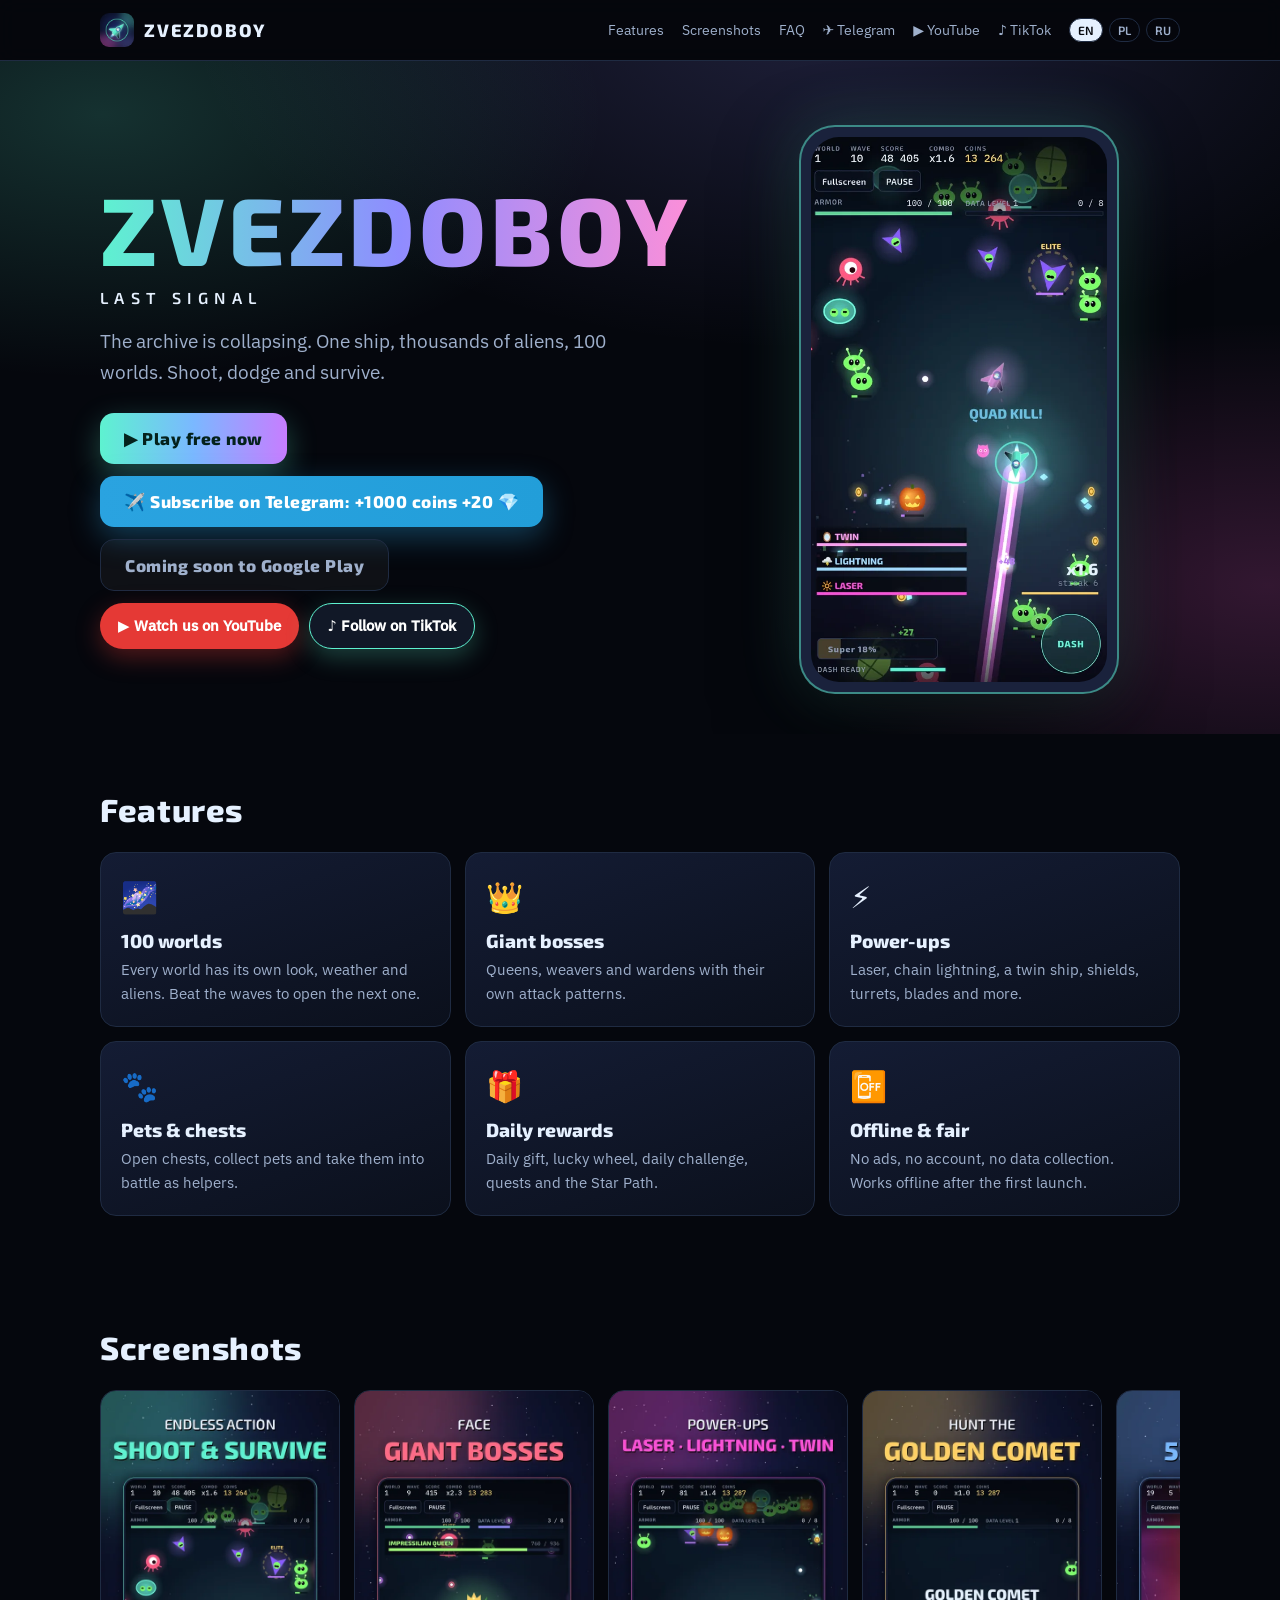
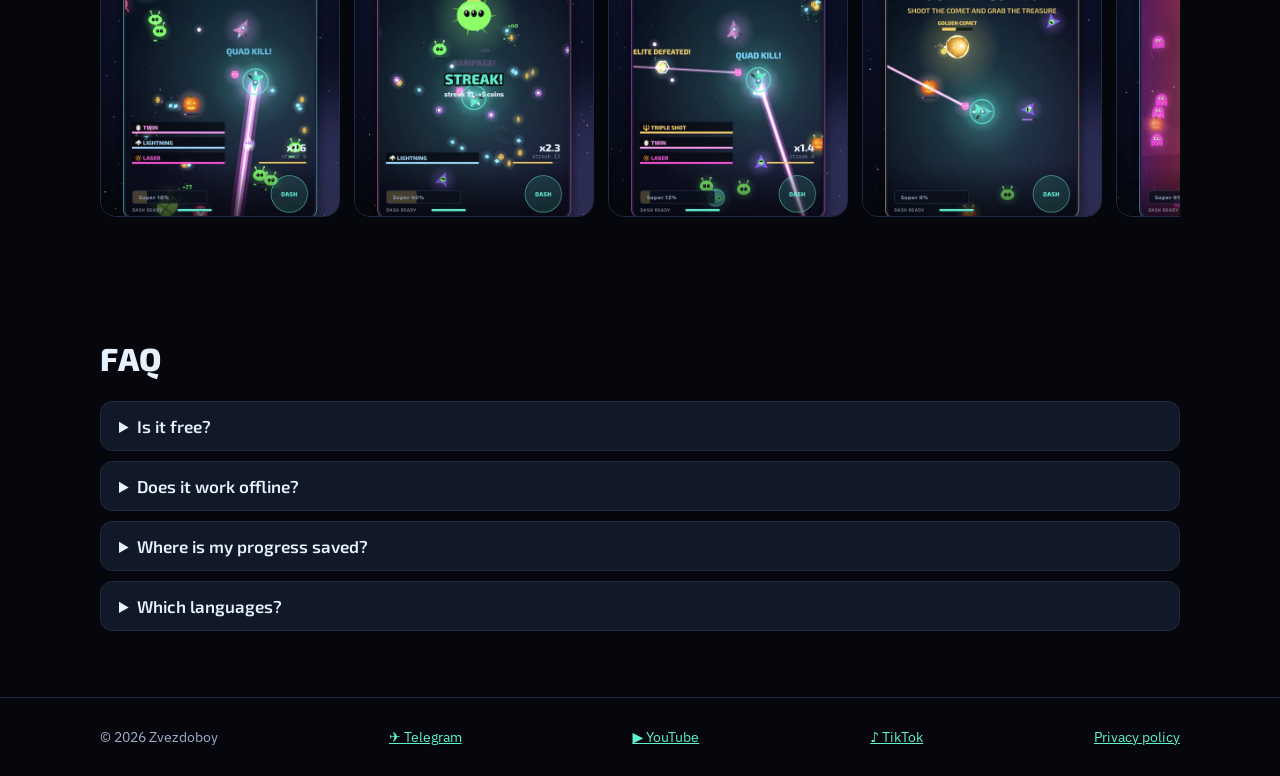
<file: index.html>
<!doctype html>
<html lang="en">
<head>
<meta name="google-site-verification" content="3cIXSSTvfz-IJ8lPEkpw1vNQSDTCMnIDBIcedg6PfIw" />
<meta charset="utf-8"><meta name="viewport" content="width=device-width,initial-scale=1">
<title>Zvezdoboy: Last Signal. Free space shooter</title>
<meta name="description" content="Zvezdoboy is a free neon space shooter: 100 worlds, giant bosses, lasers, lightning, pets and chests. Play in your browser, even offline.">
<link rel="canonical" href="https://zvezdoboy.github.io/"><link rel="alternate" hreflang="en" href="https://zvezdoboy.github.io/"><link rel="alternate" hreflang="pl" href="https://zvezdoboy.github.io/pl/"><link rel="alternate" hreflang="ru" href="https://zvezdoboy.github.io/ru/"><link rel="alternate" hreflang="x-default" href="https://zvezdoboy.github.io/">
<meta name="theme-color" content="#05070d">
<meta property="og:type" content="website"><meta property="og:title" content="Zvezdoboy: Last Signal. Free space shooter"><meta property="og:description" content="Zvezdoboy is a free neon space shooter: 100 worlds, giant bosses, lasers, lightning, pets and chests. Play in your browser, even offline."><meta property="og:image" content="https://zvezdoboy.github.io/img/og-en.jpg"><meta property="og:url" content="https://zvezdoboy.github.io/"><meta name="twitter:card" content="summary_large_image">
<link rel="icon" href="/favicon.ico" sizes="any"><link rel="icon" type="image/png" href="/icons/icon-192.png"><link rel="apple-touch-icon" href="/icons/apple-touch-icon.png"><link rel="manifest" href="/manifest.webmanifest">
<link rel="preload" href="/fonts/exo-2-latin-800-normal.woff2" as="font" type="font/woff2" crossorigin><link rel="stylesheet" href="/fonts/fonts.css">
<style>
:root{--void:#05070d;--panel:#0b101c;--card:#111827;--line:#1f2b42;--text:#e6f1ff;--muted:#9fb0cc;--cyan:#5ef2d0;--violet:#8f8cff;--pink:#ff8fd8;--gold:#ffd166}
*{box-sizing:border-box}html{scroll-behavior:smooth}body{margin:0;background:var(--void);color:var(--text);font:16px/1.6 "IBM Plex Sans",system-ui,sans-serif}
a{color:var(--cyan)}img{max-width:100%;display:block}
.wrap{max-width:1120px;margin:0 auto;padding:0 20px}
header{position:sticky;top:0;z-index:10;background:rgba(5,7,13,.8);backdrop-filter:blur(10px);border-bottom:1px solid var(--line)}
.nav{display:flex;align-items:center;gap:18px;height:60px}.brand{display:flex;align-items:center;gap:10px;font:800 18px "Exo 2",sans-serif;letter-spacing:.1em;color:var(--text);text-decoration:none}
.brand img{width:34px;height:34px;border-radius:9px}.nav nav{display:flex;gap:18px;margin-left:auto}.nav nav a{color:var(--muted);text-decoration:none;font-size:14px}.nav nav a:hover{color:var(--text)}
.langs{display:flex;gap:6px}.langs a{font:600 12px "Exo 2";padding:4px 8px;border:1px solid var(--line);border-radius:999px;color:var(--muted);text-decoration:none}.langs a[aria-current]{background:var(--text);color:var(--void)}
.hero{position:relative;overflow:hidden;padding:64px 0 40px}
.hero:before{content:"";position:absolute;inset:-20%;background:radial-gradient(40% 40% at 20% 20%,rgba(94,242,208,.18),transparent 70%),radial-gradient(40% 40% at 85% 70%,rgba(255,95,210,.18),transparent 70%),radial-gradient(50% 50% at 60% 10%,rgba(143,140,255,.18),transparent 70%)}
.hgrid{position:relative;display:grid;grid-template-columns:1.15fr .85fr;gap:40px;align-items:center}
h1{margin:0;font:800 clamp(48px,8vw,96px)/1.1 "Exo 2",sans-serif;letter-spacing:.04em;background:linear-gradient(90deg,#5ef2d0,#8f8cff,#ff8fd8);-webkit-background-clip:text;background-clip:text;color:transparent;padding-top:.05em}
.sub{font:600 16px "Exo 2";letter-spacing:.4em;margin:8px 0 18px}.lead{font-size:19px;color:var(--muted);max-width:52ch}
.cta{display:flex;gap:12px;flex-wrap:wrap;margin-top:26px}
.btn{display:inline-flex;align-items:center;gap:10px;padding:15px 24px;border-radius:14px;font:800 17px "Exo 2";text-decoration:none;letter-spacing:.03em}
.btn.p{background:linear-gradient(90deg,#5ef2d0,#7ab8ff,#c77dff);color:#04221c;box-shadow:0 10px 30px rgba(94,242,208,.3)}
.btn.tg{background:linear-gradient(90deg,#2aa3e0,#229ed9);color:#fff;box-shadow:0 10px 30px rgba(42,163,224,.35)}.btn.s{border:1px solid var(--line);color:var(--muted);background:rgba(255,255,255,.04)}
.btn.s[aria-disabled=true]{cursor:default}
.phone{justify-self:center;width:min(320px,80vw);aspect-ratio:9/16;border-radius:36px;padding:10px;background:#1a223c;border:2px solid rgba(94,242,208,.5);box-shadow:0 30px 80px rgba(0,0,0,.5),0 0 60px rgba(94,242,208,.2)}
.phone img{width:100%;height:100%;object-fit:cover;border-radius:28px}
section{padding:56px 0}h2{font:800 32px "Exo 2";margin:0 0 24px;letter-spacing:.02em}
.feats{display:grid;grid-template-columns:repeat(3,minmax(0,1fr));gap:14px}
.feat{background:linear-gradient(160deg,#141c34,#0b101c);border:1px solid var(--line);border-radius:16px;padding:20px}
.feat i{font-style:normal;font-size:30px}.feat h3{font:800 19px "Exo 2";margin:8px 0 6px}.feat p{margin:0;color:var(--muted);font-size:15px}
.shots{display:flex;gap:14px;overflow-x:auto;scroll-snap-type:x mandatory;padding-bottom:10px}
.shots img{width:240px;height:auto;aspect-ratio:9/16;object-fit:cover;flex:none;border-radius:16px;scroll-snap-align:start;border:1px solid var(--line)}
details{background:var(--card);border:1px solid var(--line);border-radius:12px;padding:14px 18px;margin-bottom:10px}summary{cursor:pointer;font:600 17px "Exo 2"}details p{color:var(--muted);margin:10px 0 0}
footer{border-top:1px solid var(--line);padding:28px 0;color:var(--muted);font-size:14px}footer .wrap{display:flex;gap:16px;flex-wrap:wrap;justify-content:space-between}
@media (max-width:820px){.hgrid{grid-template-columns:1fr}.feats{grid-template-columns:1fr}.nav nav{display:none}.hero{padding-top:36px}}
.social{display:flex;flex-wrap:wrap;gap:10px;margin-top:12px}.social a{display:inline-flex;align-items:center;gap:8px;padding:10px 18px;border-radius:999px;font-weight:700;font-size:15px;text-decoration:none;color:#fff;min-height:44px;box-sizing:border-box}.social .yt{background:#e53935;box-shadow:0 8px 24px rgba(229,57,53,.35)}.social .tt{background:#111827;border:1px solid #5ef2d0;box-shadow:0 8px 24px rgba(94,242,208,.25)}.social a:hover{filter:brightness(1.1)}</style>
<script type="application/ld+json">{"@context": "https://schema.org", "@type": "VideoGame", "name": "Zvezdoboy", "alternateName": ["Zvezdoboy", "Звездобой", "Zvezdoboy: Last Signal"], "url": "https://zvezdoboy.github.io/", "description": "Zvezdoboy is a free neon space shooter: 100 worlds, giant bosses, lasers, lightning, pets and chests. Play in your browser, even offline.", "genre": ["Shooter", "Arcade"], "gamePlatform": ["Web browser", "Android"], "applicationCategory": "Game", "operatingSystem": "Android, Web", "inLanguage": ["en", "pl", "ru", "ar"], "offers": {"@type": "Offer", "price": "0", "priceCurrency": "USD"}, "image": "https://zvezdoboy.github.io/img/og-en.jpg"}</script>
</head>
<body>
<header><div class="wrap nav"><a class="brand" href="/"><img src="/icons/icon-96.png" alt="" width="34" height="34">ZVEZDOBOY</a>
<nav><a href="#features">Features</a><a href="#shots">Screenshots</a><a href="#faq">FAQ</a><a href="https://t.me/+vVQsNlBADKpkNjZk" target="_blank" rel="noopener">✈️ Telegram</a><a href="https://www.youtube.com/@zvezdoboy" target="_blank" rel="noopener">▶ YouTube</a><a href="https://www.tiktok.com/@zvezdoboy" target="_blank" rel="noopener">♪ TikTok</a></nav><div class="langs" aria-label="Language"><a href="/" aria-current=page lang="en">EN</a><a href="/pl/" lang="pl">PL</a><a href="/ru/" lang="ru">RU</a></div></div></header>
<main>
<div class="hero"><div class="wrap hgrid"><div>
<h1>ZVEZDOBOY</h1><div class="sub">LAST SIGNAL</div><p class="lead">The archive is collapsing. One ship, thousands of aliens, 100 worlds. Shoot, dodge and survive.</p>
<div class="cta"><a class="btn p" href="/play/">▶ Play free now</a><a class="btn tg" href="/play/" onclick="try{localStorage.setItem('na-tg','1')}catch(e){}">✈️ Subscribe on Telegram: +1000 coins +20 💎</a><a class="btn s" id="gpBtn" href="#" aria-disabled="true">Coming soon to Google Play</a></div><div class="social"><a class="yt" href="https://www.youtube.com/@zvezdoboy" target="_blank" rel="noopener">▶ Watch us on YouTube</a><a class="tt" href="https://www.tiktok.com/@zvezdoboy" target="_blank" rel="noopener">♪ Follow on TikTok</a></div>
</div><div class="phone"><img src="/img/hero-en.webp" width="540" height="960" alt="ZVEZDOBOY"></div></div></div>
<section id="features"><div class="wrap"><h2>Features</h2><div class="feats"><div class="feat"><i>🌌</i><h3>100 worlds</h3><p>Every world has its own look, weather and aliens. Beat the waves to open the next one.</p></div><div class="feat"><i>👑</i><h3>Giant bosses</h3><p>Queens, weavers and wardens with their own attack patterns.</p></div><div class="feat"><i>⚡</i><h3>Power-ups</h3><p>Laser, chain lightning, a twin ship, shields, turrets, blades and more.</p></div><div class="feat"><i>🐾</i><h3>Pets & chests</h3><p>Open chests, collect pets and take them into battle as helpers.</p></div><div class="feat"><i>🎁</i><h3>Daily rewards</h3><p>Daily gift, lucky wheel, daily challenge, quests and the Star Path.</p></div><div class="feat"><i>📴</i><h3>Offline & fair</h3><p>No ads, no account, no data collection. Works offline after the first launch.</p></div></div></div></section>
<section id="shots"><div class="wrap"><h2>Screenshots</h2><div class="shots"><img src="/img/en-1.webp" width="540" height="960" loading="lazy" alt="ZVEZDOBOY screenshot 1"><img src="/img/en-2.webp" width="540" height="960" loading="lazy" alt="ZVEZDOBOY screenshot 2"><img src="/img/en-3.webp" width="540" height="960" loading="lazy" alt="ZVEZDOBOY screenshot 3"><img src="/img/en-4.webp" width="540" height="960" loading="lazy" alt="ZVEZDOBOY screenshot 4"><img src="/img/en-5.webp" width="540" height="960" loading="lazy" alt="ZVEZDOBOY screenshot 5"><img src="/img/en-6.webp" width="540" height="960" loading="lazy" alt="ZVEZDOBOY screenshot 6"><img src="/img/en-7.webp" width="540" height="960" loading="lazy" alt="ZVEZDOBOY screenshot 7"><img src="/img/en-8.webp" width="540" height="960" loading="lazy" alt="ZVEZDOBOY screenshot 8"></div></div></section>
<section id="faq"><div class="wrap"><h2>FAQ</h2><details><summary>Is it free?</summary><p>Yes. The game is free and has no ads.</p></details><details><summary>Does it work offline?</summary><p>Yes. After the first launch the game is saved on your device and works without internet.</p></details><details><summary>Where is my progress saved?</summary><p>On your device. In Settings you can create a save code to move progress to another device.</p></details><details><summary>Which languages?</summary><p>English, Polski, Русский and العربية.</p></details></div></section>
</main>
<footer><div class="wrap"><span>© 2026 Zvezdoboy</span><a href="https://t.me/+vVQsNlBADKpkNjZk" target="_blank" rel="noopener">✈️ Telegram</a><a href="https://www.youtube.com/@zvezdoboy" target="_blank" rel="noopener">▶ YouTube</a><a href="https://www.tiktok.com/@zvezdoboy" target="_blank" rel="noopener">♪ TikTok</a><a href="/privacy/#en">Privacy policy</a></div></footer>
<script>/* When the app is live, put its Google Play URL here: */var GP_URL="";if(GP_URL){var b=document.getElementById('gpBtn');b.href=GP_URL;b.removeAttribute('aria-disabled');b.className='btn p';b.textContent='Google Play'}</script>
</body></html>
</file>
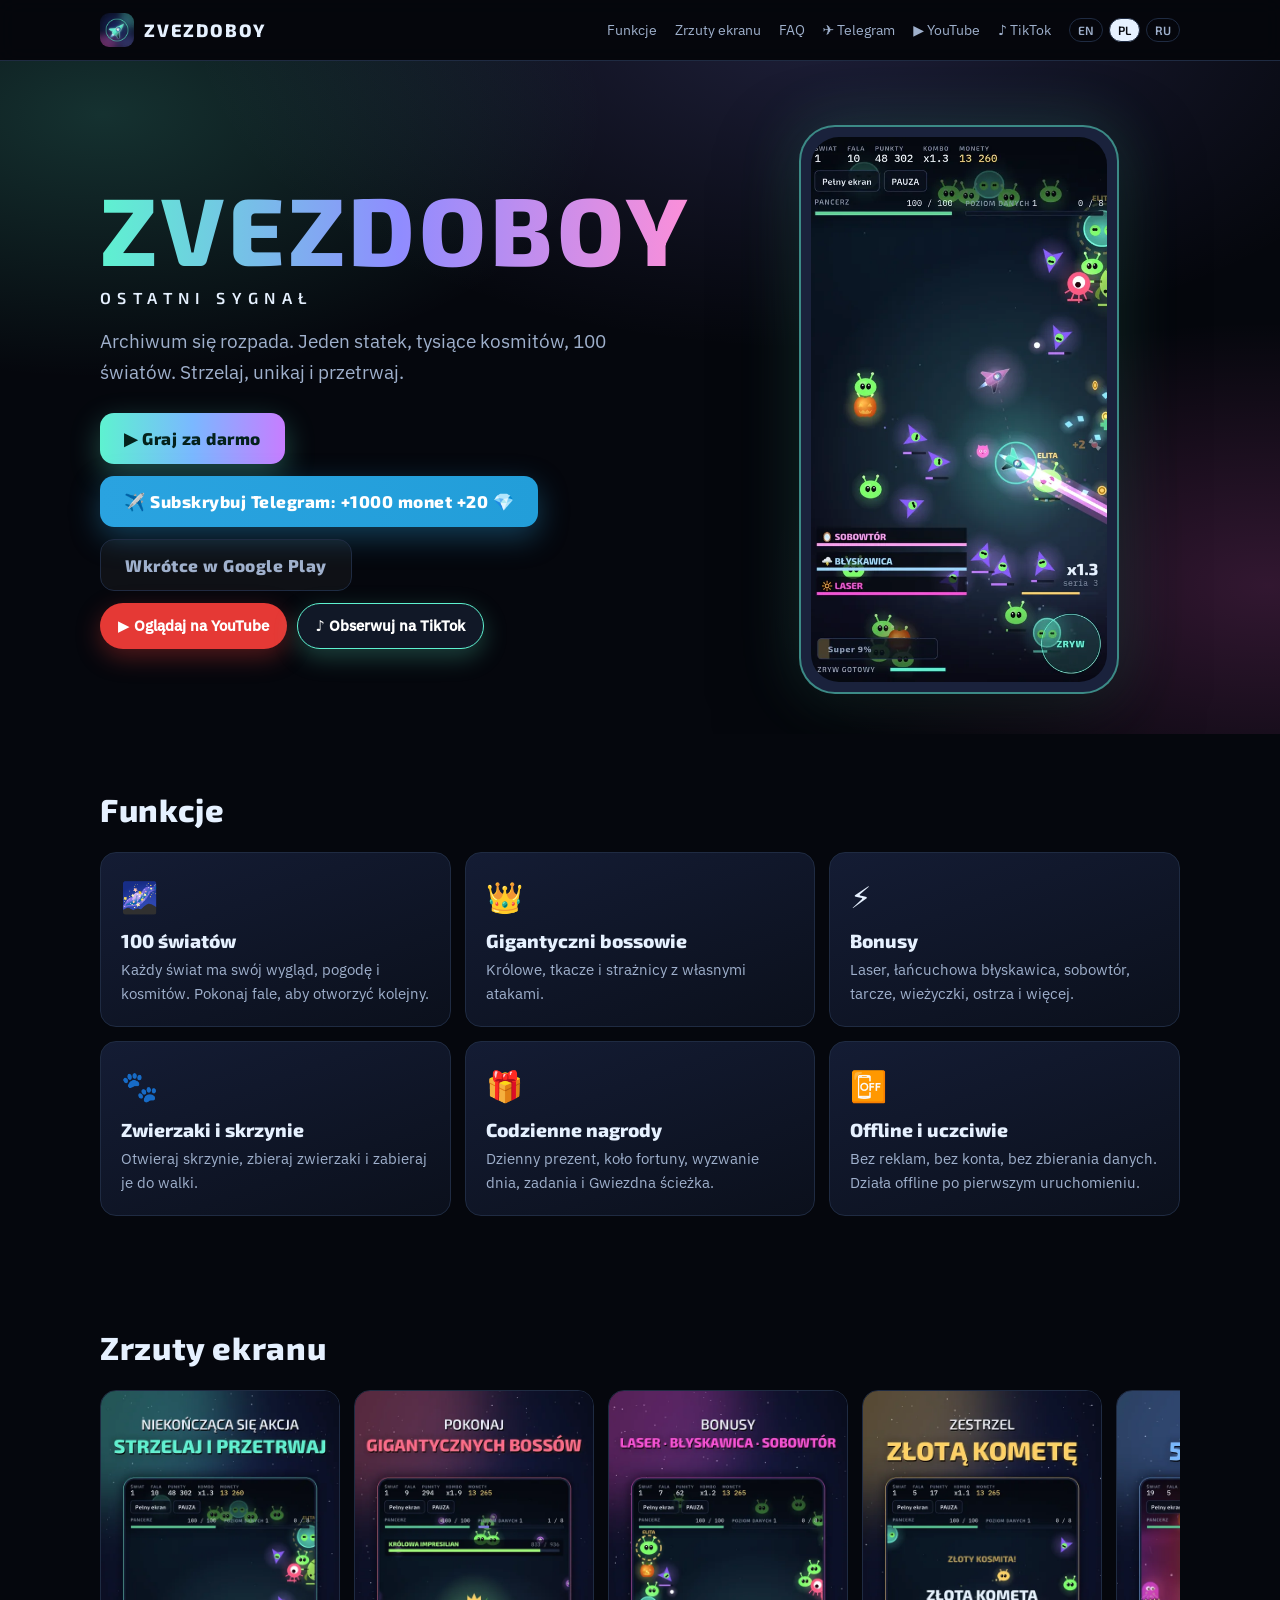
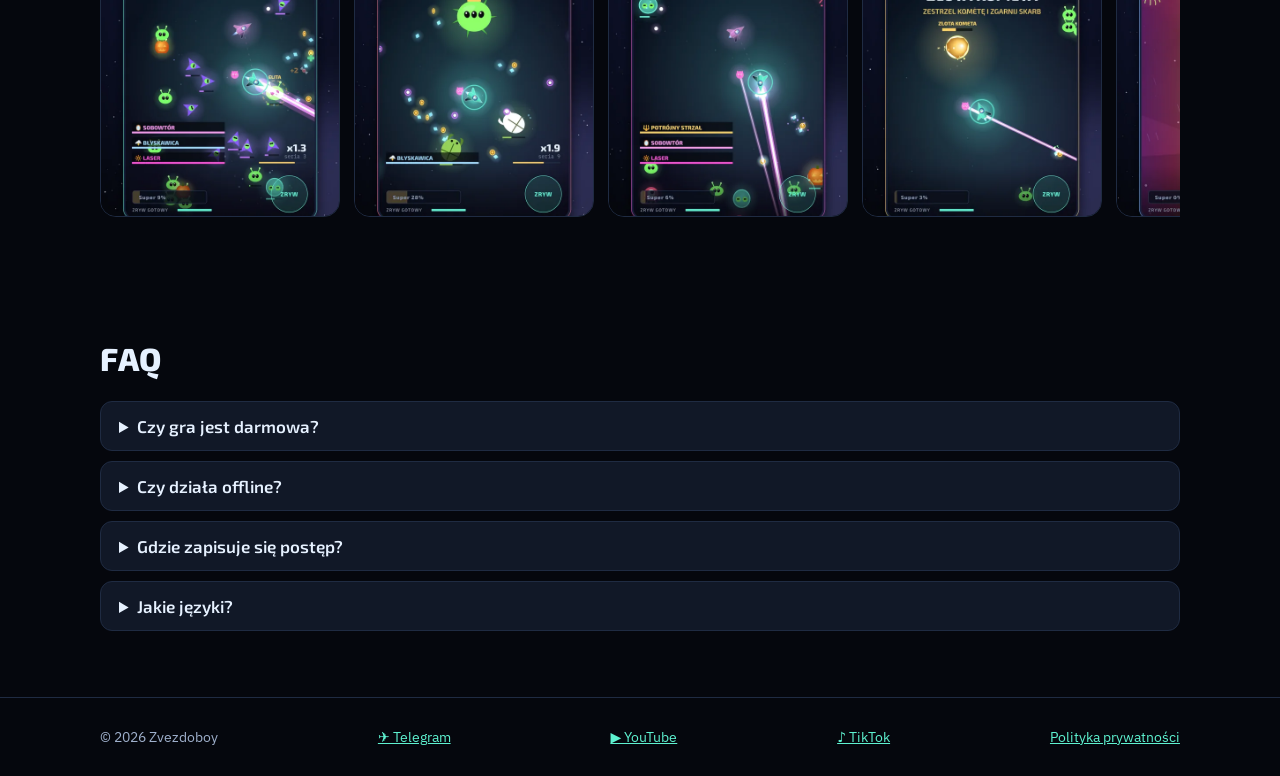
<file: pl/index.html>
<!doctype html>
<html lang="pl">
<head>
<meta name="google-site-verification" content="3cIXSSTvfz-IJ8lPEkpw1vNQSDTCMnIDBIcedg6PfIw" />
<meta charset="utf-8"><meta name="viewport" content="width=device-width,initial-scale=1">
<title>Zvezdoboy: Ostatni Sygnał. Darmowa kosmiczna strzelanka</title>
<meta name="description" content="Zvezdoboy to darmowa neonowa strzelanka kosmiczna: 100 światów, gigantyczni bossowie, lasery, błyskawice, zwierzaki i skrzynie. Graj w przeglądarce, także offline.">
<link rel="canonical" href="https://zvezdoboy.github.io/pl/"><link rel="alternate" hreflang="en" href="https://zvezdoboy.github.io/"><link rel="alternate" hreflang="pl" href="https://zvezdoboy.github.io/pl/"><link rel="alternate" hreflang="ru" href="https://zvezdoboy.github.io/ru/"><link rel="alternate" hreflang="x-default" href="https://zvezdoboy.github.io/">
<meta name="theme-color" content="#05070d">
<meta property="og:type" content="website"><meta property="og:title" content="Zvezdoboy: Ostatni Sygnał. Darmowa kosmiczna strzelanka"><meta property="og:description" content="Zvezdoboy to darmowa neonowa strzelanka kosmiczna: 100 światów, gigantyczni bossowie, lasery, błyskawice, zwierzaki i skrzynie. Graj w przeglądarce, także offline."><meta property="og:image" content="https://zvezdoboy.github.io/img/og-pl.jpg"><meta property="og:url" content="https://zvezdoboy.github.io/pl/"><meta name="twitter:card" content="summary_large_image">
<link rel="icon" href="/favicon.ico" sizes="any"><link rel="icon" type="image/png" href="/icons/icon-192.png"><link rel="apple-touch-icon" href="/icons/apple-touch-icon.png"><link rel="manifest" href="/manifest.webmanifest">
<link rel="preload" href="/fonts/exo-2-latin-800-normal.woff2" as="font" type="font/woff2" crossorigin><link rel="stylesheet" href="/fonts/fonts.css">
<style>
:root{--void:#05070d;--panel:#0b101c;--card:#111827;--line:#1f2b42;--text:#e6f1ff;--muted:#9fb0cc;--cyan:#5ef2d0;--violet:#8f8cff;--pink:#ff8fd8;--gold:#ffd166}
*{box-sizing:border-box}html{scroll-behavior:smooth}body{margin:0;background:var(--void);color:var(--text);font:16px/1.6 "IBM Plex Sans",system-ui,sans-serif}
a{color:var(--cyan)}img{max-width:100%;display:block}
.wrap{max-width:1120px;margin:0 auto;padding:0 20px}
header{position:sticky;top:0;z-index:10;background:rgba(5,7,13,.8);backdrop-filter:blur(10px);border-bottom:1px solid var(--line)}
.nav{display:flex;align-items:center;gap:18px;height:60px}.brand{display:flex;align-items:center;gap:10px;font:800 18px "Exo 2",sans-serif;letter-spacing:.1em;color:var(--text);text-decoration:none}
.brand img{width:34px;height:34px;border-radius:9px}.nav nav{display:flex;gap:18px;margin-left:auto}.nav nav a{color:var(--muted);text-decoration:none;font-size:14px}.nav nav a:hover{color:var(--text)}
.langs{display:flex;gap:6px}.langs a{font:600 12px "Exo 2";padding:4px 8px;border:1px solid var(--line);border-radius:999px;color:var(--muted);text-decoration:none}.langs a[aria-current]{background:var(--text);color:var(--void)}
.hero{position:relative;overflow:hidden;padding:64px 0 40px}
.hero:before{content:"";position:absolute;inset:-20%;background:radial-gradient(40% 40% at 20% 20%,rgba(94,242,208,.18),transparent 70%),radial-gradient(40% 40% at 85% 70%,rgba(255,95,210,.18),transparent 70%),radial-gradient(50% 50% at 60% 10%,rgba(143,140,255,.18),transparent 70%)}
.hgrid{position:relative;display:grid;grid-template-columns:1.15fr .85fr;gap:40px;align-items:center}
h1{margin:0;font:800 clamp(48px,8vw,96px)/1.1 "Exo 2",sans-serif;letter-spacing:.04em;background:linear-gradient(90deg,#5ef2d0,#8f8cff,#ff8fd8);-webkit-background-clip:text;background-clip:text;color:transparent;padding-top:.05em}
.sub{font:600 16px "Exo 2";letter-spacing:.4em;margin:8px 0 18px}.lead{font-size:19px;color:var(--muted);max-width:52ch}
.cta{display:flex;gap:12px;flex-wrap:wrap;margin-top:26px}
.btn{display:inline-flex;align-items:center;gap:10px;padding:15px 24px;border-radius:14px;font:800 17px "Exo 2";text-decoration:none;letter-spacing:.03em}
.btn.p{background:linear-gradient(90deg,#5ef2d0,#7ab8ff,#c77dff);color:#04221c;box-shadow:0 10px 30px rgba(94,242,208,.3)}
.btn.tg{background:linear-gradient(90deg,#2aa3e0,#229ed9);color:#fff;box-shadow:0 10px 30px rgba(42,163,224,.35)}.btn.s{border:1px solid var(--line);color:var(--muted);background:rgba(255,255,255,.04)}
.btn.s[aria-disabled=true]{cursor:default}
.phone{justify-self:center;width:min(320px,80vw);aspect-ratio:9/16;border-radius:36px;padding:10px;background:#1a223c;border:2px solid rgba(94,242,208,.5);box-shadow:0 30px 80px rgba(0,0,0,.5),0 0 60px rgba(94,242,208,.2)}
.phone img{width:100%;height:100%;object-fit:cover;border-radius:28px}
section{padding:56px 0}h2{font:800 32px "Exo 2";margin:0 0 24px;letter-spacing:.02em}
.feats{display:grid;grid-template-columns:repeat(3,minmax(0,1fr));gap:14px}
.feat{background:linear-gradient(160deg,#141c34,#0b101c);border:1px solid var(--line);border-radius:16px;padding:20px}
.feat i{font-style:normal;font-size:30px}.feat h3{font:800 19px "Exo 2";margin:8px 0 6px}.feat p{margin:0;color:var(--muted);font-size:15px}
.shots{display:flex;gap:14px;overflow-x:auto;scroll-snap-type:x mandatory;padding-bottom:10px}
.shots img{width:240px;height:auto;aspect-ratio:9/16;object-fit:cover;flex:none;border-radius:16px;scroll-snap-align:start;border:1px solid var(--line)}
details{background:var(--card);border:1px solid var(--line);border-radius:12px;padding:14px 18px;margin-bottom:10px}summary{cursor:pointer;font:600 17px "Exo 2"}details p{color:var(--muted);margin:10px 0 0}
footer{border-top:1px solid var(--line);padding:28px 0;color:var(--muted);font-size:14px}footer .wrap{display:flex;gap:16px;flex-wrap:wrap;justify-content:space-between}
@media (max-width:820px){.hgrid{grid-template-columns:1fr}.feats{grid-template-columns:1fr}.nav nav{display:none}.hero{padding-top:36px}}
.social{display:flex;flex-wrap:wrap;gap:10px;margin-top:12px}.social a{display:inline-flex;align-items:center;gap:8px;padding:10px 18px;border-radius:999px;font-weight:700;font-size:15px;text-decoration:none;color:#fff;min-height:44px;box-sizing:border-box}.social .yt{background:#e53935;box-shadow:0 8px 24px rgba(229,57,53,.35)}.social .tt{background:#111827;border:1px solid #5ef2d0;box-shadow:0 8px 24px rgba(94,242,208,.25)}.social a:hover{filter:brightness(1.1)}</style>
<script type="application/ld+json">{"@context": "https://schema.org", "@type": "VideoGame", "name": "Zvezdoboy", "alternateName": ["Zvezdoboy", "Звездобой", "Zvezdoboy: Last Signal"], "url": "https://zvezdoboy.github.io/pl/", "description": "Zvezdoboy to darmowa neonowa strzelanka kosmiczna: 100 światów, gigantyczni bossowie, lasery, błyskawice, zwierzaki i skrzynie. Graj w przeglądarce, także offline.", "genre": ["Shooter", "Arcade"], "gamePlatform": ["Web browser", "Android"], "applicationCategory": "Game", "operatingSystem": "Android, Web", "inLanguage": ["en", "pl", "ru", "ar"], "offers": {"@type": "Offer", "price": "0", "priceCurrency": "USD"}, "image": "https://zvezdoboy.github.io/img/og-pl.jpg"}</script>
</head>
<body>
<header><div class="wrap nav"><a class="brand" href="/pl/"><img src="/icons/icon-96.png" alt="" width="34" height="34">ZVEZDOBOY</a>
<nav><a href="#features">Funkcje</a><a href="#shots">Zrzuty ekranu</a><a href="#faq">FAQ</a><a href="https://t.me/+vVQsNlBADKpkNjZk" target="_blank" rel="noopener">✈️ Telegram</a><a href="https://www.youtube.com/@zvezdoboy" target="_blank" rel="noopener">▶ YouTube</a><a href="https://www.tiktok.com/@zvezdoboy" target="_blank" rel="noopener">♪ TikTok</a></nav><div class="langs" aria-label="Język"><a href="/" lang="en">EN</a><a href="/pl/" aria-current=page lang="pl">PL</a><a href="/ru/" lang="ru">RU</a></div></div></header>
<main>
<div class="hero"><div class="wrap hgrid"><div>
<h1>ZVEZDOBOY</h1><div class="sub">OSTATNI SYGNAŁ</div><p class="lead">Archiwum się rozpada. Jeden statek, tysiące kosmitów, 100 światów. Strzelaj, unikaj i przetrwaj.</p>
<div class="cta"><a class="btn p" href="/play/">▶ Graj za darmo</a><a class="btn tg" href="/play/" onclick="try{localStorage.setItem('na-tg','1')}catch(e){}">✈️ Subskrybuj Telegram: +1000 monet +20 💎</a><a class="btn s" id="gpBtn" href="#" aria-disabled="true">Wkrótce w Google Play</a></div><div class="social"><a class="yt" href="https://www.youtube.com/@zvezdoboy" target="_blank" rel="noopener">▶ Oglądaj na YouTube</a><a class="tt" href="https://www.tiktok.com/@zvezdoboy" target="_blank" rel="noopener">♪ Obserwuj na TikTok</a></div>
</div><div class="phone"><img src="/img/hero-pl.webp" width="540" height="960" alt="ZVEZDOBOY"></div></div></div>
<section id="features"><div class="wrap"><h2>Funkcje</h2><div class="feats"><div class="feat"><i>🌌</i><h3>100 światów</h3><p>Każdy świat ma swój wygląd, pogodę i kosmitów. Pokonaj fale, aby otworzyć kolejny.</p></div><div class="feat"><i>👑</i><h3>Gigantyczni bossowie</h3><p>Królowe, tkacze i strażnicy z własnymi atakami.</p></div><div class="feat"><i>⚡</i><h3>Bonusy</h3><p>Laser, łańcuchowa błyskawica, sobowtór, tarcze, wieżyczki, ostrza i więcej.</p></div><div class="feat"><i>🐾</i><h3>Zwierzaki i skrzynie</h3><p>Otwieraj skrzynie, zbieraj zwierzaki i zabieraj je do walki.</p></div><div class="feat"><i>🎁</i><h3>Codzienne nagrody</h3><p>Dzienny prezent, koło fortuny, wyzwanie dnia, zadania i Gwiezdna ścieżka.</p></div><div class="feat"><i>📴</i><h3>Offline i uczciwie</h3><p>Bez reklam, bez konta, bez zbierania danych. Działa offline po pierwszym uruchomieniu.</p></div></div></div></section>
<section id="shots"><div class="wrap"><h2>Zrzuty ekranu</h2><div class="shots"><img src="/img/pl-1.webp" width="540" height="960" loading="lazy" alt="ZVEZDOBOY screenshot 1"><img src="/img/pl-2.webp" width="540" height="960" loading="lazy" alt="ZVEZDOBOY screenshot 2"><img src="/img/pl-3.webp" width="540" height="960" loading="lazy" alt="ZVEZDOBOY screenshot 3"><img src="/img/pl-4.webp" width="540" height="960" loading="lazy" alt="ZVEZDOBOY screenshot 4"><img src="/img/pl-5.webp" width="540" height="960" loading="lazy" alt="ZVEZDOBOY screenshot 5"><img src="/img/pl-6.webp" width="540" height="960" loading="lazy" alt="ZVEZDOBOY screenshot 6"><img src="/img/pl-7.webp" width="540" height="960" loading="lazy" alt="ZVEZDOBOY screenshot 7"><img src="/img/pl-8.webp" width="540" height="960" loading="lazy" alt="ZVEZDOBOY screenshot 8"></div></div></section>
<section id="faq"><div class="wrap"><h2>FAQ</h2><details><summary>Czy gra jest darmowa?</summary><p>Tak. Gra jest darmowa i nie ma reklam.</p></details><details><summary>Czy działa offline?</summary><p>Tak. Po pierwszym uruchomieniu gra zapisuje się na urządzeniu i działa bez internetu.</p></details><details><summary>Gdzie zapisuje się postęp?</summary><p>Na Twoim urządzeniu. W Ustawieniach możesz utworzyć kod zapisu, aby przenieść postęp na inne urządzenie.</p></details><details><summary>Jakie języki?</summary><p>English, Polski, Русский i العربية.</p></details></div></section>
</main>
<footer><div class="wrap"><span>© 2026 Zvezdoboy</span><a href="https://t.me/+vVQsNlBADKpkNjZk" target="_blank" rel="noopener">✈️ Telegram</a><a href="https://www.youtube.com/@zvezdoboy" target="_blank" rel="noopener">▶ YouTube</a><a href="https://www.tiktok.com/@zvezdoboy" target="_blank" rel="noopener">♪ TikTok</a><a href="/privacy/#pl">Polityka prywatności</a></div></footer>
<script>/* When the app is live, put its Google Play URL here: */var GP_URL="";if(GP_URL){var b=document.getElementById('gpBtn');b.href=GP_URL;b.removeAttribute('aria-disabled');b.className='btn p';b.textContent='Google Play'}</script>
</body></html>
</file>
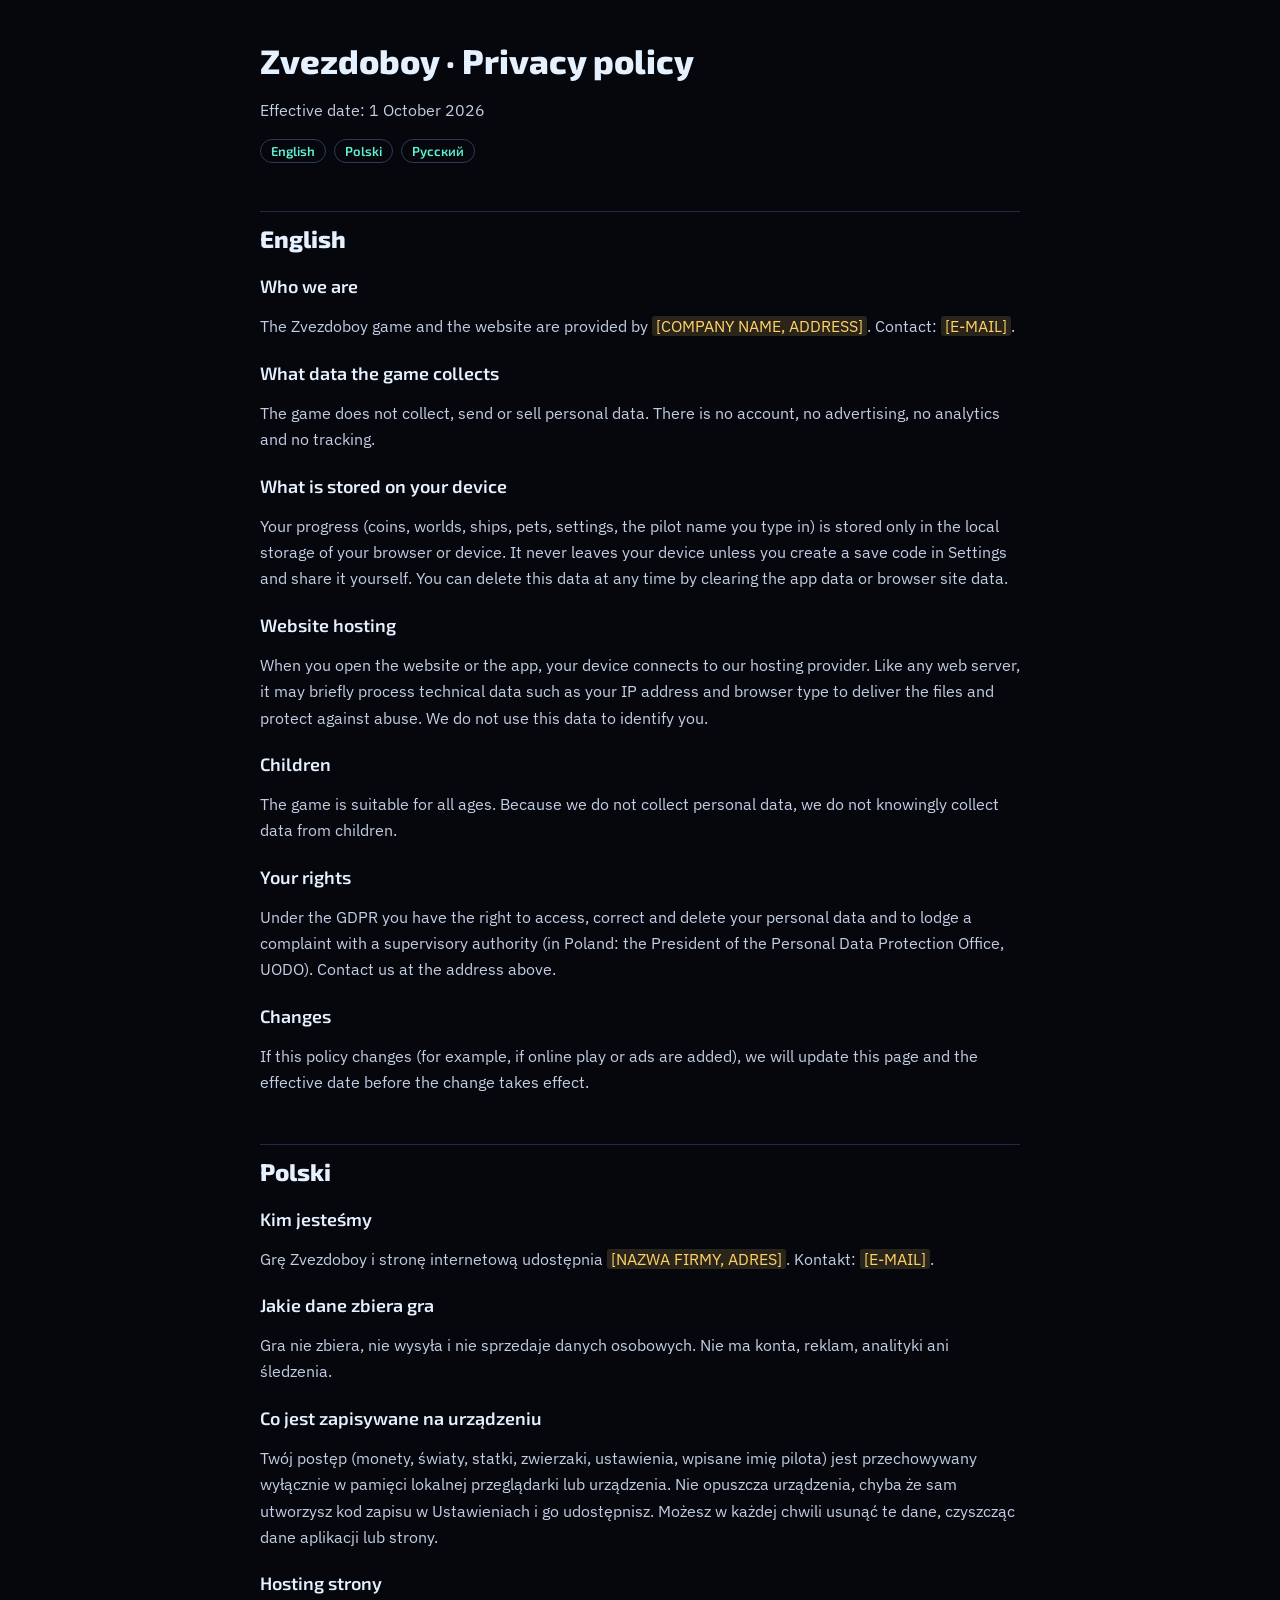
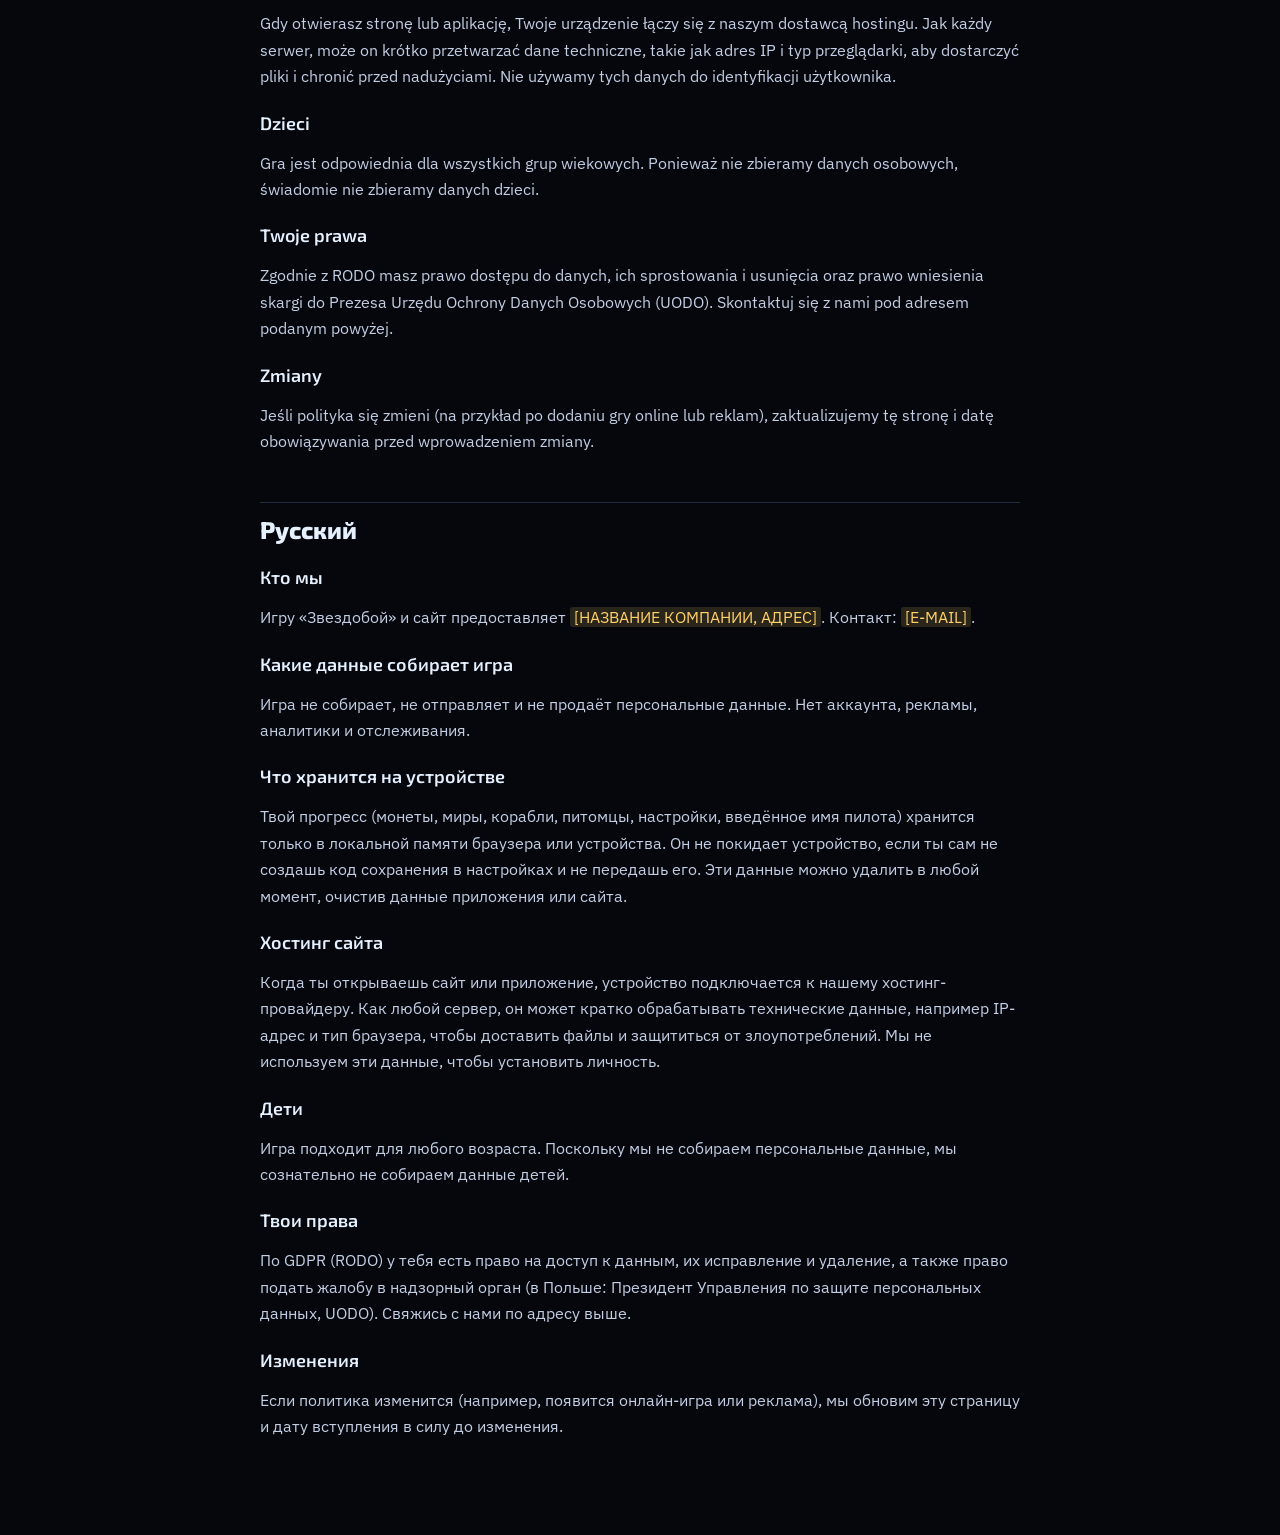
<file: privacy/index.html>
<!doctype html>
<html lang="en">
<head>
<meta charset="utf-8"><meta name="viewport" content="width=device-width,initial-scale=1">
<title>Privacy policy · Zvezdoboy</title>
<meta name="description" content="Privacy policy of the Zvezdoboy game and website.">
<link rel="icon" href="/favicon.ico" sizes="any"><link rel="stylesheet" href="/fonts/fonts.css">
<style>
body{margin:0;background:#05070d;color:#e6f1ff;font:16px/1.65 "IBM Plex Sans",system-ui,sans-serif}
main{max-width:760px;margin:0 auto;padding:40px 20px 80px}a{color:#5ef2d0}
h1{font:800 34px "Exo 2",sans-serif;margin:0 0 6px}h2{font:800 24px "Exo 2";margin:48px 0 8px;padding-top:12px;border-top:1px solid #1f2b42}h3{font:600 18px "Exo 2";margin:22px 0 4px}
p,li{color:#c3cee3}.langs{display:flex;gap:8px;margin:14px 0 0}.langs a{border:1px solid #2c3b58;border-radius:999px;padding:3px 10px;text-decoration:none;font:600 13px "Exo 2"}
.fill{background:rgba(255,209,102,.15);color:#ffd166;padding:0 4px;border-radius:3px}
</style>
</head>
<body><main>
<h1>Zvezdoboy · Privacy policy</h1>
<p>Effective date: 1 October 2026</p>
<div class="langs"><a href="#en">English</a><a href="#pl">Polski</a><a href="#ru">Русский</a></div>

<h2 id="en">English</h2>
<h3>Who we are</h3>
<p>The Zvezdoboy game and the website are provided by <span class="fill">[COMPANY NAME, ADDRESS]</span>. Contact: <span class="fill">[E-MAIL]</span>.</p>
<h3>What data the game collects</h3>
<p>The game does not collect, send or sell personal data. There is no account, no advertising, no analytics and no tracking.</p>
<h3>What is stored on your device</h3>
<p>Your progress (coins, worlds, ships, pets, settings, the pilot name you type in) is stored only in the local storage of your browser or device. It never leaves your device unless you create a save code in Settings and share it yourself. You can delete this data at any time by clearing the app data or browser site data.</p>
<h3>Website hosting</h3>
<p>When you open the website or the app, your device connects to our hosting provider. Like any web server, it may briefly process technical data such as your IP address and browser type to deliver the files and protect against abuse. We do not use this data to identify you.</p>
<h3>Children</h3>
<p>The game is suitable for all ages. Because we do not collect personal data, we do not knowingly collect data from children.</p>
<h3>Your rights</h3>
<p>Under the GDPR you have the right to access, correct and delete your personal data and to lodge a complaint with a supervisory authority (in Poland: the President of the Personal Data Protection Office, UODO). Contact us at the address above.</p>
<h3>Changes</h3>
<p>If this policy changes (for example, if online play or ads are added), we will update this page and the effective date before the change takes effect.</p>

<h2 id="pl">Polski</h2>
<h3>Kim jesteśmy</h3>
<p>Grę Zvezdoboy i stronę internetową udostępnia <span class="fill">[NAZWA FIRMY, ADRES]</span>. Kontakt: <span class="fill">[E-MAIL]</span>.</p>
<h3>Jakie dane zbiera gra</h3>
<p>Gra nie zbiera, nie wysyła i nie sprzedaje danych osobowych. Nie ma konta, reklam, analityki ani śledzenia.</p>
<h3>Co jest zapisywane na urządzeniu</h3>
<p>Twój postęp (monety, światy, statki, zwierzaki, ustawienia, wpisane imię pilota) jest przechowywany wyłącznie w pamięci lokalnej przeglądarki lub urządzenia. Nie opuszcza urządzenia, chyba że sam utworzysz kod zapisu w Ustawieniach i go udostępnisz. Możesz w każdej chwili usunąć te dane, czyszcząc dane aplikacji lub strony.</p>
<h3>Hosting strony</h3>
<p>Gdy otwierasz stronę lub aplikację, Twoje urządzenie łączy się z naszym dostawcą hostingu. Jak każdy serwer, może on krótko przetwarzać dane techniczne, takie jak adres IP i typ przeglądarki, aby dostarczyć pliki i chronić przed nadużyciami. Nie używamy tych danych do identyfikacji użytkownika.</p>
<h3>Dzieci</h3>
<p>Gra jest odpowiednia dla wszystkich grup wiekowych. Ponieważ nie zbieramy danych osobowych, świadomie nie zbieramy danych dzieci.</p>
<h3>Twoje prawa</h3>
<p>Zgodnie z RODO masz prawo dostępu do danych, ich sprostowania i usunięcia oraz prawo wniesienia skargi do Prezesa Urzędu Ochrony Danych Osobowych (UODO). Skontaktuj się z nami pod adresem podanym powyżej.</p>
<h3>Zmiany</h3>
<p>Jeśli polityka się zmieni (na przykład po dodaniu gry online lub reklam), zaktualizujemy tę stronę i datę obowiązywania przed wprowadzeniem zmiany.</p>

<h2 id="ru">Русский</h2>
<h3>Кто мы</h3>
<p>Игру «Звездобой» и сайт предоставляет <span class="fill">[НАЗВАНИЕ КОМПАНИИ, АДРЕС]</span>. Контакт: <span class="fill">[E-MAIL]</span>.</p>
<h3>Какие данные собирает игра</h3>
<p>Игра не собирает, не отправляет и не продаёт персональные данные. Нет аккаунта, рекламы, аналитики и отслеживания.</p>
<h3>Что хранится на устройстве</h3>
<p>Твой прогресс (монеты, миры, корабли, питомцы, настройки, введённое имя пилота) хранится только в локальной памяти браузера или устройства. Он не покидает устройство, если ты сам не создашь код сохранения в настройках и не передашь его. Эти данные можно удалить в любой момент, очистив данные приложения или сайта.</p>
<h3>Хостинг сайта</h3>
<p>Когда ты открываешь сайт или приложение, устройство подключается к нашему хостинг-провайдеру. Как любой сервер, он может кратко обрабатывать технические данные, например IP-адрес и тип браузера, чтобы доставить файлы и защититься от злоупотреблений. Мы не используем эти данные, чтобы установить личность.</p>
<h3>Дети</h3>
<p>Игра подходит для любого возраста. Поскольку мы не собираем персональные данные, мы сознательно не собираем данные детей.</p>
<h3>Твои права</h3>
<p>По GDPR (RODO) у тебя есть право на доступ к данным, их исправление и удаление, а также право подать жалобу в надзорный орган (в Польше: Президент Управления по защите персональных данных, UODO). Свяжись с нами по адресу выше.</p>
<h3>Изменения</h3>
<p>Если политика изменится (например, появится онлайн-игра или реклама), мы обновим эту страницу и дату вступления в силу до изменения.</p>
</main></body></html>
</file>
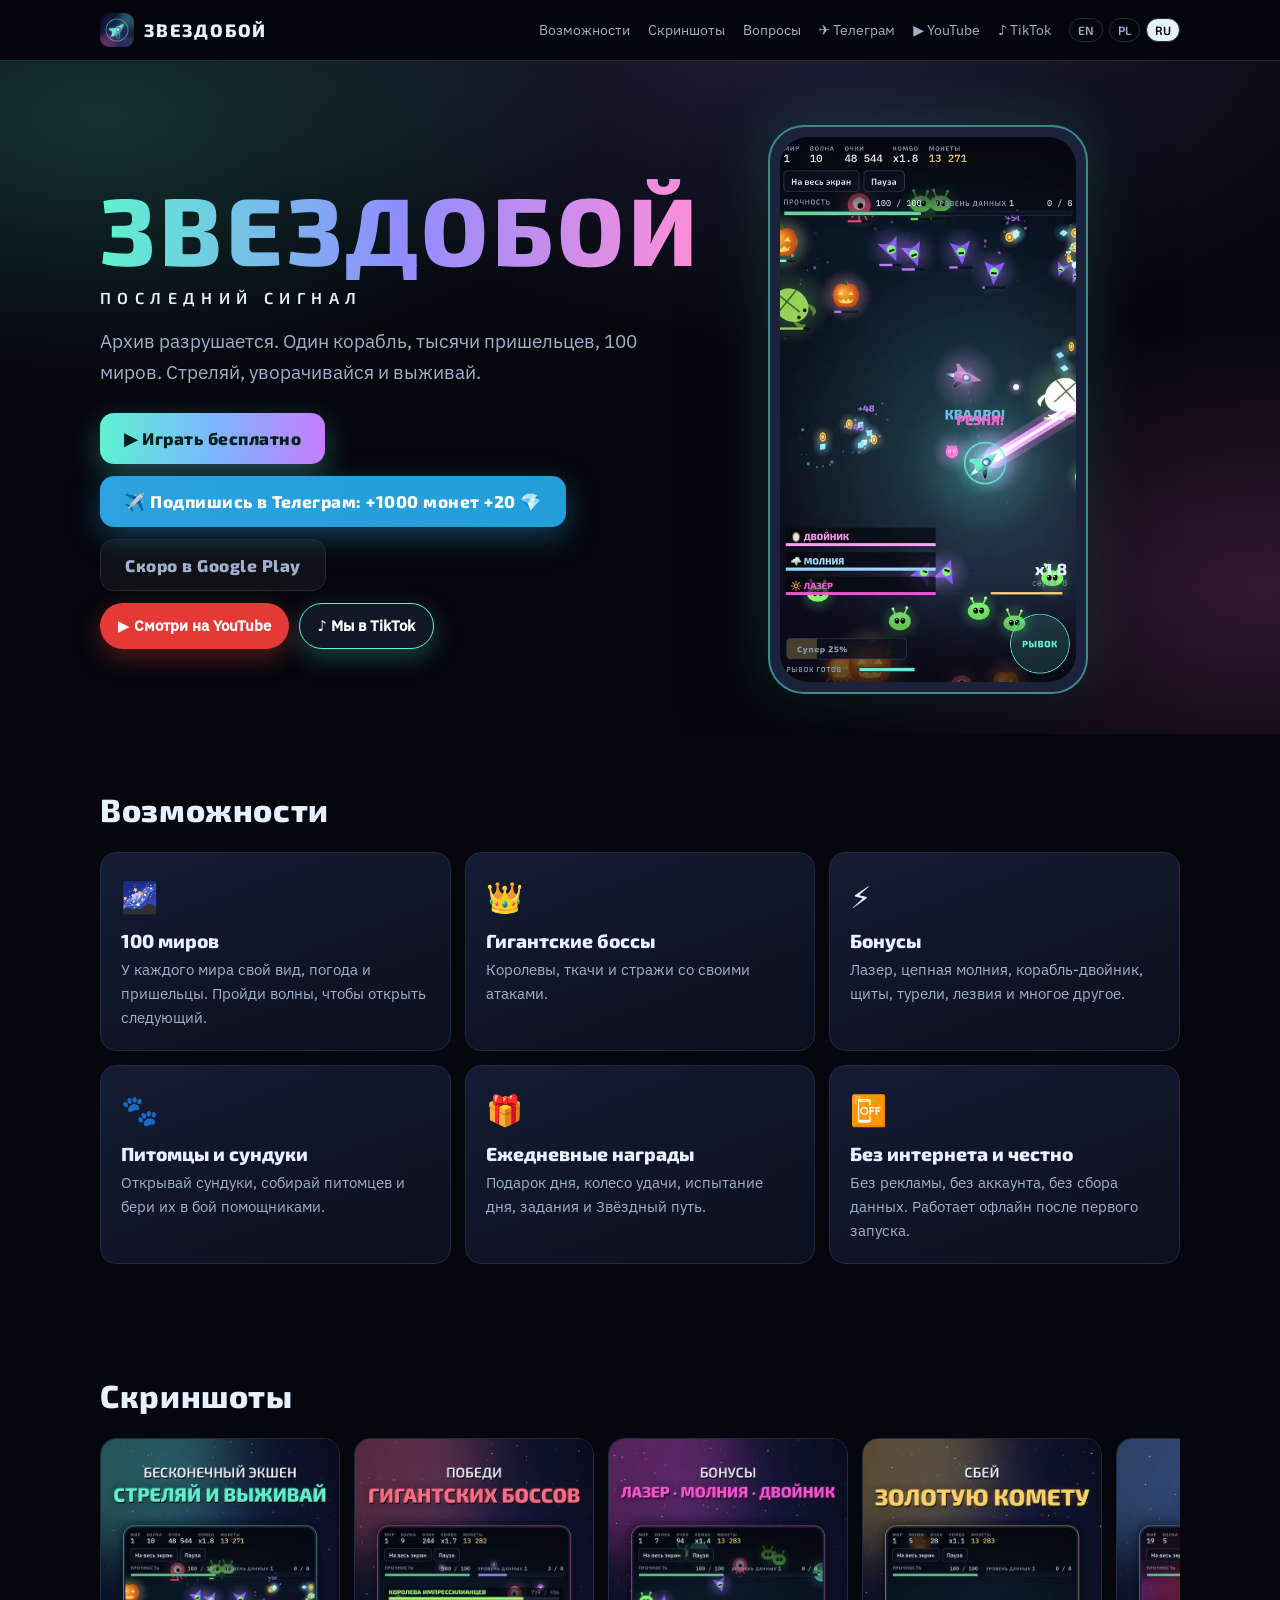
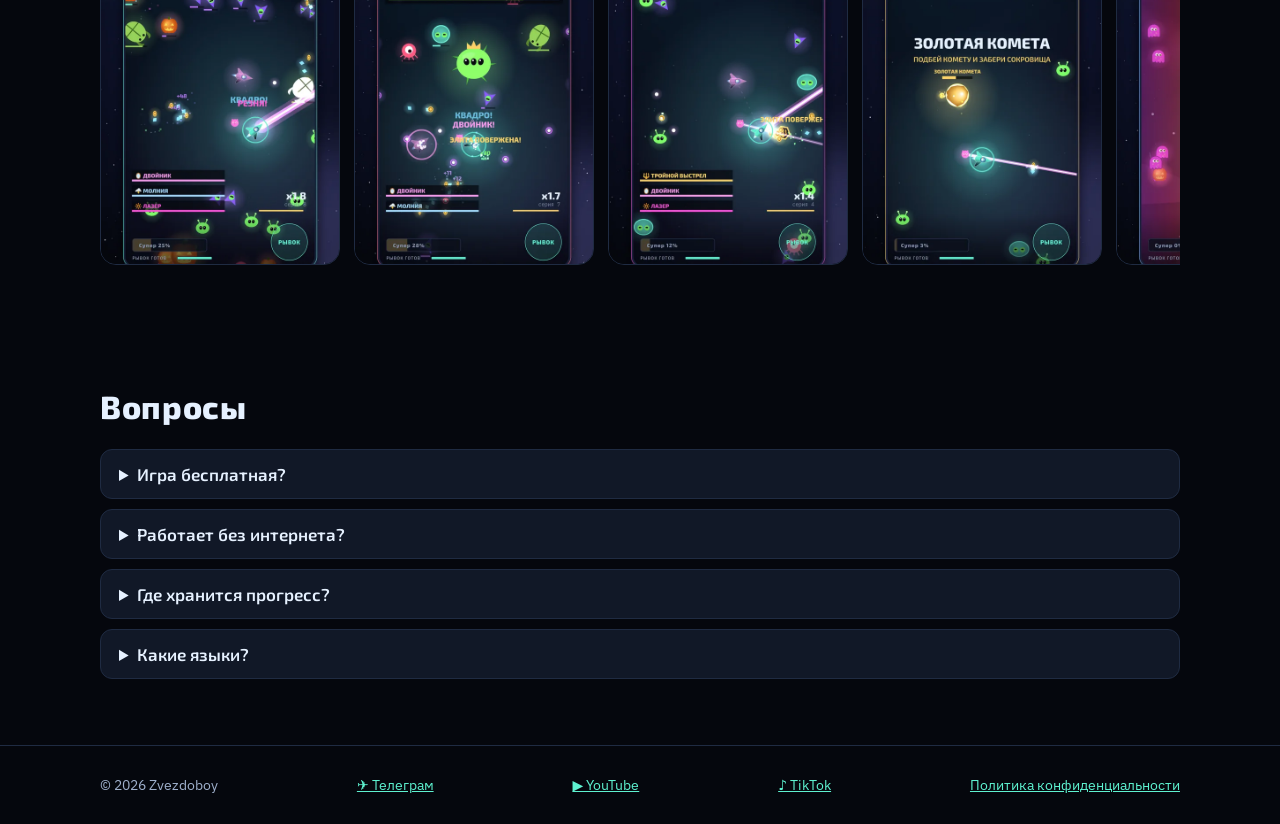
<file: ru/index.html>
<!doctype html>
<html lang="ru">
<head>
<meta name="google-site-verification" content="3cIXSSTvfz-IJ8lPEkpw1vNQSDTCMnIDBIcedg6PfIw" />
<meta charset="utf-8"><meta name="viewport" content="width=device-width,initial-scale=1">
<title>Звездобой: Последний сигнал. Бесплатный космический шутер</title>
<meta name="description" content="Звездобой: бесплатный неоновый космический шутер: 100 миров, гигантские боссы, лазер, молнии, питомцы и сундуки. Играй в браузере, даже без интернета.">
<link rel="canonical" href="https://zvezdoboy.github.io/ru/"><link rel="alternate" hreflang="en" href="https://zvezdoboy.github.io/"><link rel="alternate" hreflang="pl" href="https://zvezdoboy.github.io/pl/"><link rel="alternate" hreflang="ru" href="https://zvezdoboy.github.io/ru/"><link rel="alternate" hreflang="x-default" href="https://zvezdoboy.github.io/">
<meta name="theme-color" content="#05070d">
<meta property="og:type" content="website"><meta property="og:title" content="Звездобой: Последний сигнал. Бесплатный космический шутер"><meta property="og:description" content="Звездобой: бесплатный неоновый космический шутер: 100 миров, гигантские боссы, лазер, молнии, питомцы и сундуки. Играй в браузере, даже без интернета."><meta property="og:image" content="https://zvezdoboy.github.io/img/og-ru.jpg"><meta property="og:url" content="https://zvezdoboy.github.io/ru/"><meta name="twitter:card" content="summary_large_image">
<link rel="icon" href="/favicon.ico" sizes="any"><link rel="icon" type="image/png" href="/icons/icon-192.png"><link rel="apple-touch-icon" href="/icons/apple-touch-icon.png"><link rel="manifest" href="/manifest.webmanifest">
<link rel="preload" href="/fonts/exo-2-latin-800-normal.woff2" as="font" type="font/woff2" crossorigin><link rel="stylesheet" href="/fonts/fonts.css">
<style>
:root{--void:#05070d;--panel:#0b101c;--card:#111827;--line:#1f2b42;--text:#e6f1ff;--muted:#9fb0cc;--cyan:#5ef2d0;--violet:#8f8cff;--pink:#ff8fd8;--gold:#ffd166}
*{box-sizing:border-box}html{scroll-behavior:smooth}body{margin:0;background:var(--void);color:var(--text);font:16px/1.6 "IBM Plex Sans",system-ui,sans-serif}
a{color:var(--cyan)}img{max-width:100%;display:block}
.wrap{max-width:1120px;margin:0 auto;padding:0 20px}
header{position:sticky;top:0;z-index:10;background:rgba(5,7,13,.8);backdrop-filter:blur(10px);border-bottom:1px solid var(--line)}
.nav{display:flex;align-items:center;gap:18px;height:60px}.brand{display:flex;align-items:center;gap:10px;font:800 18px "Exo 2",sans-serif;letter-spacing:.1em;color:var(--text);text-decoration:none}
.brand img{width:34px;height:34px;border-radius:9px}.nav nav{display:flex;gap:18px;margin-left:auto}.nav nav a{color:var(--muted);text-decoration:none;font-size:14px}.nav nav a:hover{color:var(--text)}
.langs{display:flex;gap:6px}.langs a{font:600 12px "Exo 2";padding:4px 8px;border:1px solid var(--line);border-radius:999px;color:var(--muted);text-decoration:none}.langs a[aria-current]{background:var(--text);color:var(--void)}
.hero{position:relative;overflow:hidden;padding:64px 0 40px}
.hero:before{content:"";position:absolute;inset:-20%;background:radial-gradient(40% 40% at 20% 20%,rgba(94,242,208,.18),transparent 70%),radial-gradient(40% 40% at 85% 70%,rgba(255,95,210,.18),transparent 70%),radial-gradient(50% 50% at 60% 10%,rgba(143,140,255,.18),transparent 70%)}
.hgrid{position:relative;display:grid;grid-template-columns:1.15fr .85fr;gap:40px;align-items:center}
h1{margin:0;font:800 clamp(48px,8vw,96px)/1.1 "Exo 2",sans-serif;letter-spacing:.04em;background:linear-gradient(90deg,#5ef2d0,#8f8cff,#ff8fd8);-webkit-background-clip:text;background-clip:text;color:transparent;padding-top:.05em}
.sub{font:600 16px "Exo 2";letter-spacing:.4em;margin:8px 0 18px}.lead{font-size:19px;color:var(--muted);max-width:52ch}
.cta{display:flex;gap:12px;flex-wrap:wrap;margin-top:26px}
.btn{display:inline-flex;align-items:center;gap:10px;padding:15px 24px;border-radius:14px;font:800 17px "Exo 2";text-decoration:none;letter-spacing:.03em}
.btn.p{background:linear-gradient(90deg,#5ef2d0,#7ab8ff,#c77dff);color:#04221c;box-shadow:0 10px 30px rgba(94,242,208,.3)}
.btn.tg{background:linear-gradient(90deg,#2aa3e0,#229ed9);color:#fff;box-shadow:0 10px 30px rgba(42,163,224,.35)}.btn.s{border:1px solid var(--line);color:var(--muted);background:rgba(255,255,255,.04)}
.btn.s[aria-disabled=true]{cursor:default}
.phone{justify-self:center;width:min(320px,80vw);aspect-ratio:9/16;border-radius:36px;padding:10px;background:#1a223c;border:2px solid rgba(94,242,208,.5);box-shadow:0 30px 80px rgba(0,0,0,.5),0 0 60px rgba(94,242,208,.2)}
.phone img{width:100%;height:100%;object-fit:cover;border-radius:28px}
section{padding:56px 0}h2{font:800 32px "Exo 2";margin:0 0 24px;letter-spacing:.02em}
.feats{display:grid;grid-template-columns:repeat(3,minmax(0,1fr));gap:14px}
.feat{background:linear-gradient(160deg,#141c34,#0b101c);border:1px solid var(--line);border-radius:16px;padding:20px}
.feat i{font-style:normal;font-size:30px}.feat h3{font:800 19px "Exo 2";margin:8px 0 6px}.feat p{margin:0;color:var(--muted);font-size:15px}
.shots{display:flex;gap:14px;overflow-x:auto;scroll-snap-type:x mandatory;padding-bottom:10px}
.shots img{width:240px;height:auto;aspect-ratio:9/16;object-fit:cover;flex:none;border-radius:16px;scroll-snap-align:start;border:1px solid var(--line)}
details{background:var(--card);border:1px solid var(--line);border-radius:12px;padding:14px 18px;margin-bottom:10px}summary{cursor:pointer;font:600 17px "Exo 2"}details p{color:var(--muted);margin:10px 0 0}
footer{border-top:1px solid var(--line);padding:28px 0;color:var(--muted);font-size:14px}footer .wrap{display:flex;gap:16px;flex-wrap:wrap;justify-content:space-between}
@media (max-width:820px){.hgrid{grid-template-columns:1fr}.feats{grid-template-columns:1fr}.nav nav{display:none}.hero{padding-top:36px}}
.social{display:flex;flex-wrap:wrap;gap:10px;margin-top:12px}.social a{display:inline-flex;align-items:center;gap:8px;padding:10px 18px;border-radius:999px;font-weight:700;font-size:15px;text-decoration:none;color:#fff;min-height:44px;box-sizing:border-box}.social .yt{background:#e53935;box-shadow:0 8px 24px rgba(229,57,53,.35)}.social .tt{background:#111827;border:1px solid #5ef2d0;box-shadow:0 8px 24px rgba(94,242,208,.25)}.social a:hover{filter:brightness(1.1)}</style>
<script type="application/ld+json">{"@context": "https://schema.org", "@type": "VideoGame", "name": "Звездобой", "alternateName": ["Zvezdoboy", "Звездобой", "Zvezdoboy: Last Signal"], "url": "https://zvezdoboy.github.io/ru/", "description": "Звездобой: бесплатный неоновый космический шутер: 100 миров, гигантские боссы, лазер, молнии, питомцы и сундуки. Играй в браузере, даже без интернета.", "genre": ["Shooter", "Arcade"], "gamePlatform": ["Web browser", "Android"], "applicationCategory": "Game", "operatingSystem": "Android, Web", "inLanguage": ["en", "pl", "ru", "ar"], "offers": {"@type": "Offer", "price": "0", "priceCurrency": "USD"}, "image": "https://zvezdoboy.github.io/img/og-ru.jpg"}</script>
</head>
<body>
<header><div class="wrap nav"><a class="brand" href="/ru/"><img src="/icons/icon-96.png" alt="" width="34" height="34">ЗВЕЗДОБОЙ</a>
<nav><a href="#features">Возможности</a><a href="#shots">Скриншоты</a><a href="#faq">Вопросы</a><a href="https://t.me/+vVQsNlBADKpkNjZk" target="_blank" rel="noopener">✈️ Телеграм</a><a href="https://www.youtube.com/@zvezdoboy" target="_blank" rel="noopener">▶ YouTube</a><a href="https://www.tiktok.com/@zvezdoboy" target="_blank" rel="noopener">♪ TikTok</a></nav><div class="langs" aria-label="Язык"><a href="/" lang="en">EN</a><a href="/pl/" lang="pl">PL</a><a href="/ru/" aria-current=page lang="ru">RU</a></div></div></header>
<main>
<div class="hero"><div class="wrap hgrid"><div>
<h1>ЗВЕЗДОБОЙ</h1><div class="sub">ПОСЛЕДНИЙ СИГНАЛ</div><p class="lead">Архив разрушается. Один корабль, тысячи пришельцев, 100 миров. Стреляй, уворачивайся и выживай.</p>
<div class="cta"><a class="btn p" href="/play/">▶ Играть бесплатно</a><a class="btn tg" href="/play/" onclick="try{localStorage.setItem('na-tg','1')}catch(e){}">✈️ Подпишись в Телеграм: +1000 монет +20 💎</a><a class="btn s" id="gpBtn" href="#" aria-disabled="true">Скоро в Google Play</a></div><div class="social"><a class="yt" href="https://www.youtube.com/@zvezdoboy" target="_blank" rel="noopener">▶ Смотри на YouTube</a><a class="tt" href="https://www.tiktok.com/@zvezdoboy" target="_blank" rel="noopener">♪ Мы в TikTok</a></div>
</div><div class="phone"><img src="/img/hero-ru.webp" width="540" height="960" alt="ЗВЕЗДОБОЙ"></div></div></div>
<section id="features"><div class="wrap"><h2>Возможности</h2><div class="feats"><div class="feat"><i>🌌</i><h3>100 миров</h3><p>У каждого мира свой вид, погода и пришельцы. Пройди волны, чтобы открыть следующий.</p></div><div class="feat"><i>👑</i><h3>Гигантские боссы</h3><p>Королевы, ткачи и стражи со своими атаками.</p></div><div class="feat"><i>⚡</i><h3>Бонусы</h3><p>Лазер, цепная молния, корабль-двойник, щиты, турели, лезвия и многое другое.</p></div><div class="feat"><i>🐾</i><h3>Питомцы и сундуки</h3><p>Открывай сундуки, собирай питомцев и бери их в бой помощниками.</p></div><div class="feat"><i>🎁</i><h3>Ежедневные награды</h3><p>Подарок дня, колесо удачи, испытание дня, задания и Звёздный путь.</p></div><div class="feat"><i>📴</i><h3>Без интернета и честно</h3><p>Без рекламы, без аккаунта, без сбора данных. Работает офлайн после первого запуска.</p></div></div></div></section>
<section id="shots"><div class="wrap"><h2>Скриншоты</h2><div class="shots"><img src="/img/ru-1.webp" width="540" height="960" loading="lazy" alt="ЗВЕЗДОБОЙ screenshot 1"><img src="/img/ru-2.webp" width="540" height="960" loading="lazy" alt="ЗВЕЗДОБОЙ screenshot 2"><img src="/img/ru-3.webp" width="540" height="960" loading="lazy" alt="ЗВЕЗДОБОЙ screenshot 3"><img src="/img/ru-4.webp" width="540" height="960" loading="lazy" alt="ЗВЕЗДОБОЙ screenshot 4"><img src="/img/ru-5.webp" width="540" height="960" loading="lazy" alt="ЗВЕЗДОБОЙ screenshot 5"><img src="/img/ru-6.webp" width="540" height="960" loading="lazy" alt="ЗВЕЗДОБОЙ screenshot 6"><img src="/img/ru-7.webp" width="540" height="960" loading="lazy" alt="ЗВЕЗДОБОЙ screenshot 7"><img src="/img/ru-8.webp" width="540" height="960" loading="lazy" alt="ЗВЕЗДОБОЙ screenshot 8"></div></div></section>
<section id="faq"><div class="wrap"><h2>Вопросы</h2><details><summary>Игра бесплатная?</summary><p>Да. Игра бесплатная и без рекламы.</p></details><details><summary>Работает без интернета?</summary><p>Да. После первого запуска игра сохраняется на устройстве и работает без интернета.</p></details><details><summary>Где хранится прогресс?</summary><p>На твоём устройстве. В настройках можно создать код сохранения и перенести прогресс на другое устройство.</p></details><details><summary>Какие языки?</summary><p>English, Polski, Русский и العربية.</p></details></div></section>
</main>
<footer><div class="wrap"><span>© 2026 Zvezdoboy</span><a href="https://t.me/+vVQsNlBADKpkNjZk" target="_blank" rel="noopener">✈️ Телеграм</a><a href="https://www.youtube.com/@zvezdoboy" target="_blank" rel="noopener">▶ YouTube</a><a href="https://www.tiktok.com/@zvezdoboy" target="_blank" rel="noopener">♪ TikTok</a><a href="/privacy/#ru">Политика конфиденциальности</a></div></footer>
<script>/* When the app is live, put its Google Play URL here: */var GP_URL="";if(GP_URL){var b=document.getElementById('gpBtn');b.href=GP_URL;b.removeAttribute('aria-disabled');b.className='btn p';b.textContent='Google Play'}</script>
</body></html>
</file>
<file: fonts/fonts.css>
@font-face{font-family:'Exo 2';font-style:normal;font-weight:600;font-display:swap;src:url(./exo-2-latin-600-normal.woff2) format('woff2');unicode-range:U+0000-00FF,U+0131,U+0152-0153,U+02BB-02BC,U+02C6,U+02DA,U+02DC,U+0304,U+0308,U+0329,U+2000-206F,U+20AC,U+2122,U+2191,U+2193,U+2212,U+2215,U+FEFF,U+FFFD}
@font-face{font-family:'Exo 2';font-style:normal;font-weight:600;font-display:swap;src:url(./exo-2-latin-ext-600-normal.woff2) format('woff2');unicode-range:U+0100-02BA,U+02BD-02C5,U+02C7-02CC,U+02CE-02D7,U+02DD-02FF,U+0304,U+0308,U+0329,U+1D00-1DBF,U+1E00-1E9F,U+1EF2-1EFF,U+2020,U+20A0-20AB,U+20AD-20C0,U+2113,U+2C60-2C7F,U+A720-A7FF}
@font-face{font-family:'Exo 2';font-style:normal;font-weight:600;font-display:swap;src:url(./exo-2-cyrillic-600-normal.woff2) format('woff2');unicode-range:U+0301,U+0400-045F,U+0490-0491,U+04B0-04B1,U+2116}
@font-face{font-family:'Exo 2';font-style:normal;font-weight:800;font-display:swap;src:url(./exo-2-latin-800-normal.woff2) format('woff2');unicode-range:U+0000-00FF,U+0131,U+0152-0153,U+02BB-02BC,U+02C6,U+02DA,U+02DC,U+0304,U+0308,U+0329,U+2000-206F,U+20AC,U+2122,U+2191,U+2193,U+2212,U+2215,U+FEFF,U+FFFD}
@font-face{font-family:'Exo 2';font-style:normal;font-weight:800;font-display:swap;src:url(./exo-2-latin-ext-800-normal.woff2) format('woff2');unicode-range:U+0100-02BA,U+02BD-02C5,U+02C7-02CC,U+02CE-02D7,U+02DD-02FF,U+0304,U+0308,U+0329,U+1D00-1DBF,U+1E00-1E9F,U+1EF2-1EFF,U+2020,U+20A0-20AB,U+20AD-20C0,U+2113,U+2C60-2C7F,U+A720-A7FF}
@font-face{font-family:'Exo 2';font-style:normal;font-weight:800;font-display:swap;src:url(./exo-2-cyrillic-800-normal.woff2) format('woff2');unicode-range:U+0301,U+0400-045F,U+0490-0491,U+04B0-04B1,U+2116}
@font-face{font-family:'IBM Plex Sans';font-style:normal;font-weight:400;font-display:swap;src:url(./ibm-plex-sans-latin-400-normal.woff2) format('woff2');unicode-range:U+0000-00FF,U+0131,U+0152-0153,U+02BB-02BC,U+02C6,U+02DA,U+02DC,U+0304,U+0308,U+0329,U+2000-206F,U+20AC,U+2122,U+2191,U+2193,U+2212,U+2215,U+FEFF,U+FFFD}
@font-face{font-family:'IBM Plex Sans';font-style:normal;font-weight:400;font-display:swap;src:url(./ibm-plex-sans-latin-ext-400-normal.woff2) format('woff2');unicode-range:U+0100-02BA,U+02BD-02C5,U+02C7-02CC,U+02CE-02D7,U+02DD-02FF,U+0304,U+0308,U+0329,U+1D00-1DBF,U+1E00-1E9F,U+1EF2-1EFF,U+2020,U+20A0-20AB,U+20AD-20C0,U+2113,U+2C60-2C7F,U+A720-A7FF}
@font-face{font-family:'IBM Plex Sans';font-style:normal;font-weight:400;font-display:swap;src:url(./ibm-plex-sans-cyrillic-400-normal.woff2) format('woff2');unicode-range:U+0301,U+0400-045F,U+0490-0491,U+04B0-04B1,U+2116}
@font-face{font-family:'IBM Plex Sans';font-style:normal;font-weight:500;font-display:swap;src:url(./ibm-plex-sans-latin-500-normal.woff2) format('woff2');unicode-range:U+0000-00FF,U+0131,U+0152-0153,U+02BB-02BC,U+02C6,U+02DA,U+02DC,U+0304,U+0308,U+0329,U+2000-206F,U+20AC,U+2122,U+2191,U+2193,U+2212,U+2215,U+FEFF,U+FFFD}
@font-face{font-family:'IBM Plex Sans';font-style:normal;font-weight:500;font-display:swap;src:url(./ibm-plex-sans-latin-ext-500-normal.woff2) format('woff2');unicode-range:U+0100-02BA,U+02BD-02C5,U+02C7-02CC,U+02CE-02D7,U+02DD-02FF,U+0304,U+0308,U+0329,U+1D00-1DBF,U+1E00-1E9F,U+1EF2-1EFF,U+2020,U+20A0-20AB,U+20AD-20C0,U+2113,U+2C60-2C7F,U+A720-A7FF}
@font-face{font-family:'IBM Plex Sans';font-style:normal;font-weight:500;font-display:swap;src:url(./ibm-plex-sans-cyrillic-500-normal.woff2) format('woff2');unicode-range:U+0301,U+0400-045F,U+0490-0491,U+04B0-04B1,U+2116}
@font-face{font-family:'IBM Plex Mono';font-style:normal;font-weight:400;font-display:swap;src:url(./ibm-plex-mono-latin-400-normal.woff2) format('woff2');unicode-range:U+0000-00FF,U+0131,U+0152-0153,U+02BB-02BC,U+02C6,U+02DA,U+02DC,U+0304,U+0308,U+0329,U+2000-206F,U+20AC,U+2122,U+2191,U+2193,U+2212,U+2215,U+FEFF,U+FFFD}
@font-face{font-family:'IBM Plex Mono';font-style:normal;font-weight:400;font-display:swap;src:url(./ibm-plex-mono-latin-ext-400-normal.woff2) format('woff2');unicode-range:U+0100-02BA,U+02BD-02C5,U+02C7-02CC,U+02CE-02D7,U+02DD-02FF,U+0304,U+0308,U+0329,U+1D00-1DBF,U+1E00-1E9F,U+1EF2-1EFF,U+2020,U+20A0-20AB,U+20AD-20C0,U+2113,U+2C60-2C7F,U+A720-A7FF}
@font-face{font-family:'IBM Plex Mono';font-style:normal;font-weight:400;font-display:swap;src:url(./ibm-plex-mono-cyrillic-400-normal.woff2) format('woff2');unicode-range:U+0301,U+0400-045F,U+0490-0491,U+04B0-04B1,U+2116}
@font-face{font-family:'IBM Plex Mono';font-style:normal;font-weight:500;font-display:swap;src:url(./ibm-plex-mono-latin-500-normal.woff2) format('woff2');unicode-range:U+0000-00FF,U+0131,U+0152-0153,U+02BB-02BC,U+02C6,U+02DA,U+02DC,U+0304,U+0308,U+0329,U+2000-206F,U+20AC,U+2122,U+2191,U+2193,U+2212,U+2215,U+FEFF,U+FFFD}
@font-face{font-family:'IBM Plex Mono';font-style:normal;font-weight:500;font-display:swap;src:url(./ibm-plex-mono-latin-ext-500-normal.woff2) format('woff2');unicode-range:U+0100-02BA,U+02BD-02C5,U+02C7-02CC,U+02CE-02D7,U+02DD-02FF,U+0304,U+0308,U+0329,U+1D00-1DBF,U+1E00-1E9F,U+1EF2-1EFF,U+2020,U+20A0-20AB,U+20AD-20C0,U+2113,U+2C60-2C7F,U+A720-A7FF}
@font-face{font-family:'IBM Plex Mono';font-style:normal;font-weight:500;font-display:swap;src:url(./ibm-plex-mono-cyrillic-500-normal.woff2) format('woff2');unicode-range:U+0301,U+0400-045F,U+0490-0491,U+04B0-04B1,U+2116}
</file>
